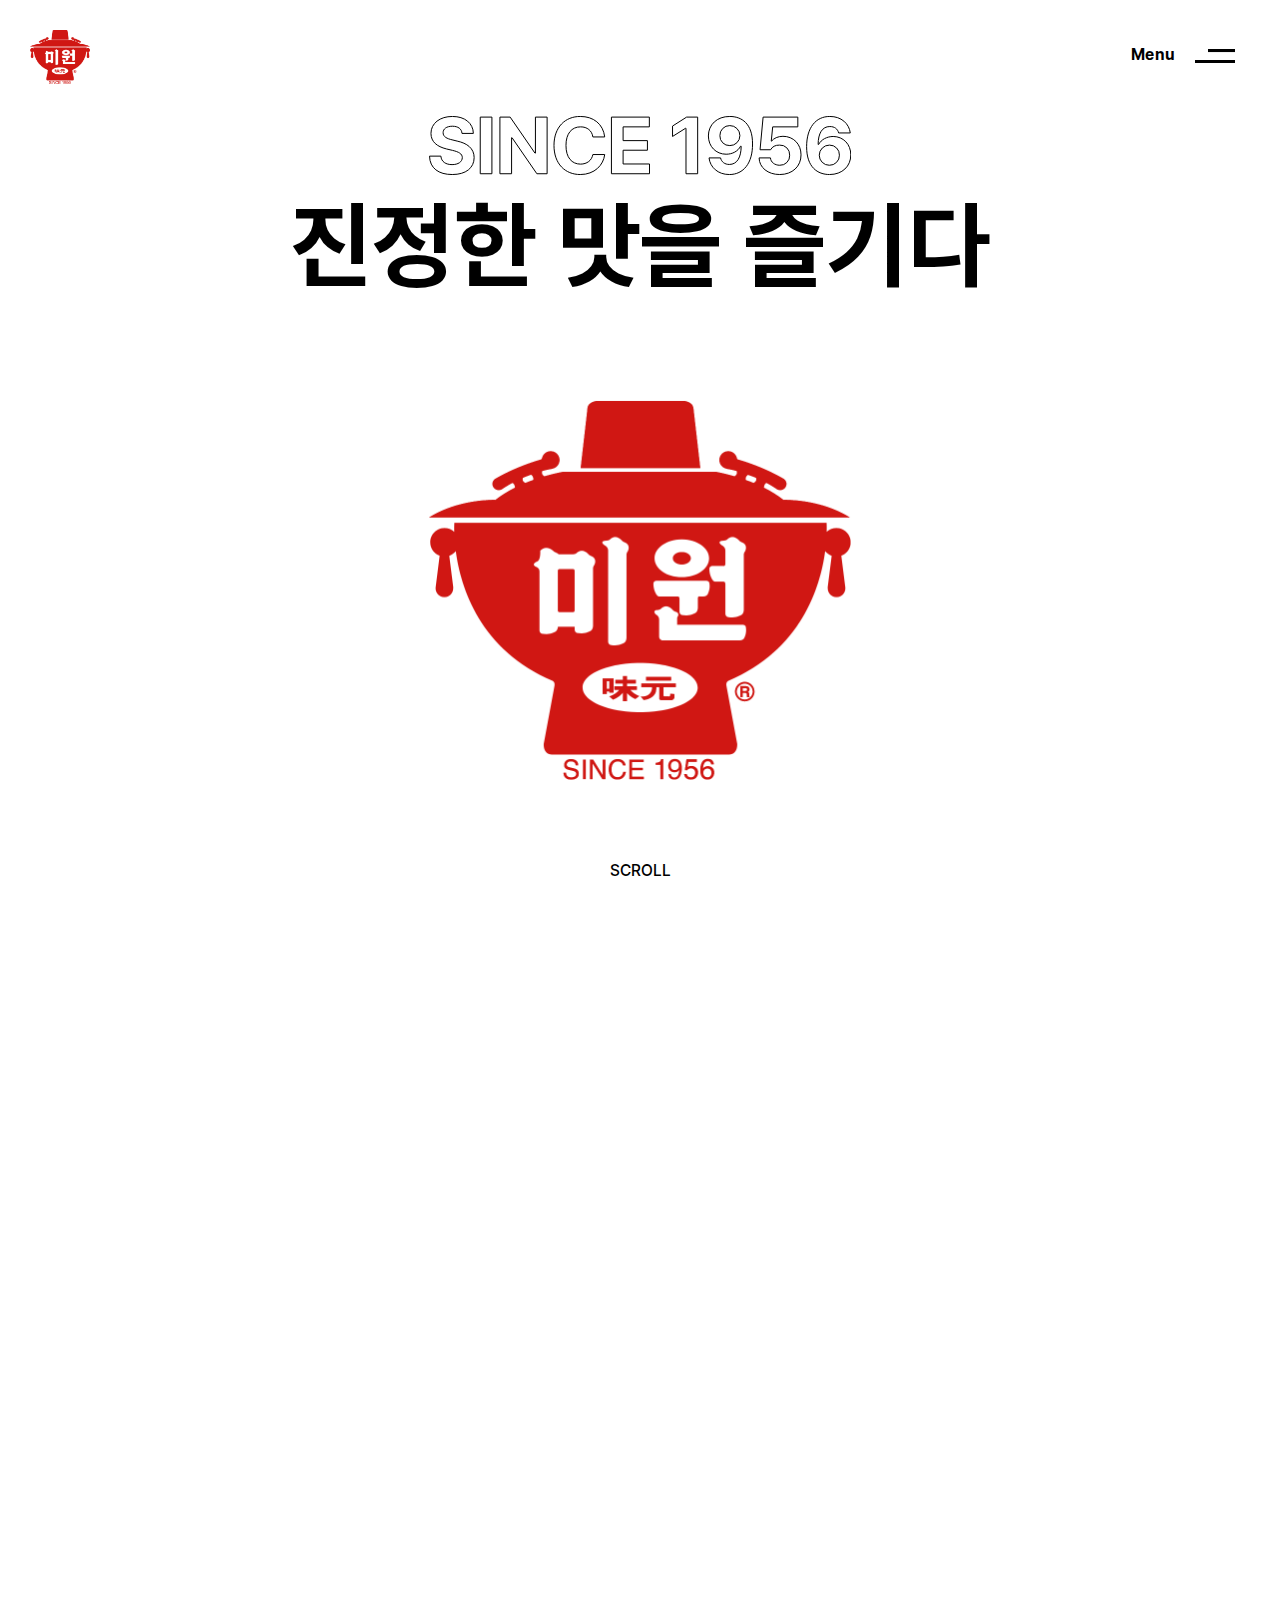
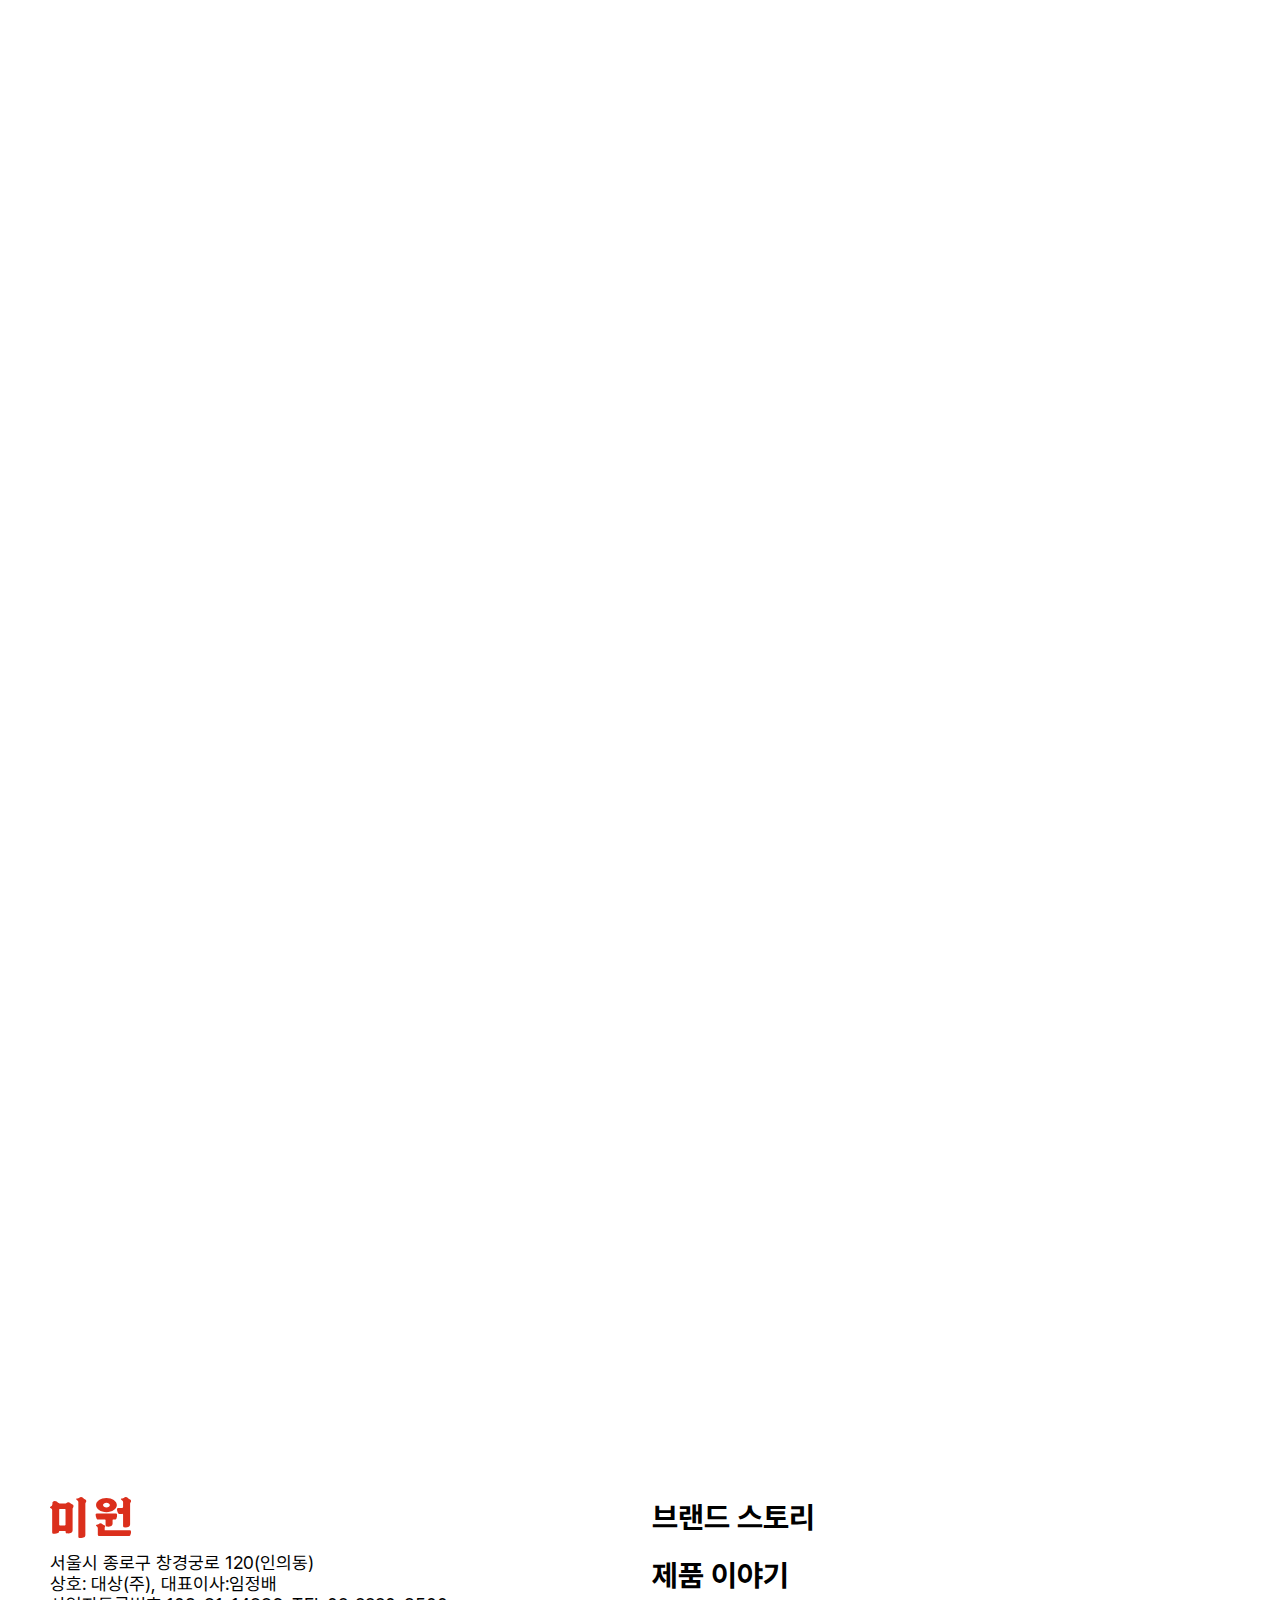
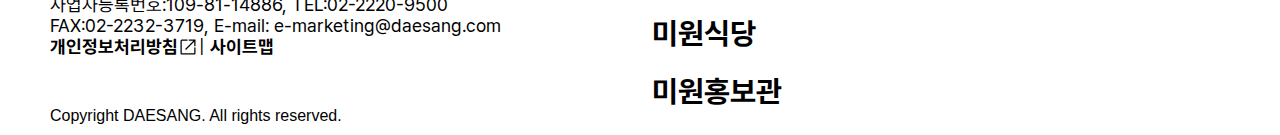
<file: index.html>
<!DOCTYPE html>
<html lang="en">
  <head>
    <meta charset="UTF-8">
    <meta http-equiv="X-UA-Compatible" content="IE=edge">
    <meta name="viewport" content="width=device-width, initial-scale=1.0, maximum-scale=1, minimum-scale=1">    
    <link rel="stylesheet" href="https://cdn.jsdelivr.net/npm/swiper/swiper-bundle.min.css"><!--Swiper-->
    <link rel="stylesheet" href="./css/common.css">
    <link rel="stylesheet" href="./css/index.css">
    <link rel="stylesheet" href="./css/index_media.css">
    <link rel="stylesheet" href="./inc.html">
    <link rel="preconnect" href="https://fonts.googleapis.com">
    <link rel="preconnect" href="https://fonts.gstatic.com" crossorigin>
    <link rel="stylesheet" href="https://fonts.googleapis.com/css2?family=Montserrat&display=swap">
    <script src="https://cdn.jsdelivr.net/npm/swiper/swiper-bundle.min.js"></script><!--Swiper-->
    <script src="https://ajax.googleapis.com/ajax/libs/jquery/3.6.1/jquery.min.js"></script>
    <script defer src="./css/index.js"></script>
    <script src="./css/swiper.js"></script>
    
    <title>MIWON</title>
  </head>

  <body>
    <main>
        <div class="main-banner">
          <div class="sub-banner">
            <div class="whole-banner">
            <ul>
              <li>
                <a href="#">
                  <svg
                    class="MainBannerSub-svg"
                    xmlns="http://www.w3.org/2000/svg"
                    width="422.294"
                    height="59.081"
                    viewBox="0 0 422.294 59.081"
                    
                  >
                    <path
                      id="16628"
                      d="M-178.56-40.32h11.36c-.16-10.08-8.4-17.04-20.96-16.96-12.32-.08-21.44,6.8-21.44,16.96.08,8.4,5.92,13.12,15.52,15.52l6.08,1.44c6.24,1.52,9.68,3.36,9.76,7.2-.08,4.24-4.08,7.04-10.24,7.04-6.24,0-10.72-2.8-11.2-8.48h-11.36C-210.72-5.52-202,.8-188.32.8c13.76,0,21.84-6.64,21.92-16.96-.08-9.44-7.28-14.4-16.96-16.48l-5.12-1.28c-4.88-1.12-9.12-2.96-8.96-7.2,0-3.68,3.28-6.4,9.28-6.4C-182.48-47.52-178.88-44.88-178.56-40.32Zm29.92-16.32h-11.68V0h11.68Zm55.2,0h-11.68v36h-.48l-24.8-36h-10.24V0h11.68V-36h.48l24.8,36h10.24ZM-47.68-36.8h11.84C-37.36-49.84-47.2-57.36-60.32-57.28c-14.88-.08-26.24,10.56-26.24,28.96C-86.56-9.84-75.36.8-60.32.8c14.48,0,23.2-9.52,24.48-20H-47.68C-48.8-13.2-53.6-9.68-60-9.6c-8.72-.08-14.64-6.48-14.56-18.72C-74.64-40.16-68.8-46.96-60-46.88-53.44-46.96-48.56-43.12-47.68-36.8ZM-29.12,0H8.96V-9.76h-26.4V-23.52H6.88v-9.6H-17.44V-46.88H8.8v-9.76H-29.12ZM57.12-56.64H46.08L32-47.68v10.4l12.96-8.16h.48V0H57.12Zm32.16-.64c-12.8-.08-21.44,8.16-21.44,19.52.08,10.56,7.6,18.24,17.76,18.24,6.24,0,11.84-2.96,14.4-8h.64C100.56-16.24,96.48-9.28,88.8-9.28c-4.56,0-7.84-2.48-8.8-6.56H68.48C69.6-6.4,77.36.8,88.8.8c14.16,0,23.28-11.36,23.2-30.56C112.08-50.32,100.96-57.28,89.28-57.28Zm-9.92,19.2a9.756,9.756,0,0,1,9.92-10.08A10.036,10.036,0,0,1,99.36-38.08a9.954,9.954,0,0,1-10.08,9.92A9.536,9.536,0,0,1,79.36-38.08ZM139.2.8c12.64,0,21.36-8.16,21.28-19.68.08-10.8-7.68-18.56-18.08-18.56-4.96,0-9.2,2-11.36,4.8h-.32l1.44-14.24h25.12v-9.76H122.56L119.52-24h10.56c1.68-3.12,4.64-4.72,8.96-4.64a9.574,9.574,0,0,1,10.08,10.08A9.533,9.533,0,0,1,139.2-8.48c-4.96,0-9.04-3.04-9.28-7.36H118.56C118.72-6.16,127.36.8,139.2.8Zm49.76,0c12.72,0,21.36-8.24,21.28-19.68.08-10.64-7.52-18.32-17.6-18.4-6.32.08-11.92,3.04-14.56,8h-.48c0-11.04,4.08-18,11.68-17.92,4.64-.08,7.92,2.4,8.8,6.4h11.68c-1.2-9.36-9.04-16.56-20.48-16.48-14.08-.08-23.2,11.28-23.2,30.24C166.08-6.24,177.2.72,188.96.8ZM178.72-18.56a10.175,10.175,0,0,1,10.24-10.08,9.758,9.758,0,0,1,9.92,10.08A9.843,9.843,0,0,1,188.8-8.48,10.038,10.038,0,0,1,178.72-18.56Z"
                      transform="translate(211.553 57.781)"
                      fill="none"
                      stroke="#000"
                      stroke-width="1"
                      
                    ></path>
                  </svg>
                </a>
                <h2 class="main-text">진정한 맛을 즐기다</h2>
              </li>
            </ul>
            <div class="banner-img">
              <img src="./image/front-logoBasic.png" alt="메인로고" />
            </div>
            </div>
            <a href="#">SCROLL</a>
          </div>
          <!--sub-banner--------------------------------------------------------------------------->
  
          <div class="campain-container " >
            <div class="campain-left ">
              <h3>Campain</h3>
              <span>
                <ul>
                  <li>
                    <div class="btn-swiper">
                      <button href="#" class="swiper-button-prev2">
                        <img src="./image/ico_slide_prev.svg" alt="이전">
                      </button>
          
                      <button href="#" class="swiper-button-next2">
                        <img src="./image/ico_slide_next.svg" alt="다음">
                      </button>
                    </div>
    
                  </li>
                </ul>
              </span>
            </div><!--campain-left ----------->

            <div class="campain-right swiper">
              <ul class="swiper-wrapper">
              <li href="#" class="swiper-slide">
                <img src="./image/maxresdefault (1).jpg" alt="">
                <div>
                  <p class="campain-left-box">
                    [미원의 새로운 서사] 모든 음식에<br>
                        어울리는 게 죄는 아니잖아?
                      </p>
                      <span class="campain-right-box">
                        #미원광고 #김지석 #미원
                      </span>
                    </div>
                </li>

                  <li href="#" class="swiper-slide">
                    <img src="./image/maxresdefault-1.jpg" alt="">
                    <div>
                      <p class="campain-left-box">
                        [미원] 맛의 조연으로 66년... 이제 흑화할 때도 되었지
                      </p>
                      <span class="campain-right-box">
                        #미원광고 #미원 #66년
                      </span>
                    </div>
                </li>

                <li href="#" class="swiper-slide">
                  <img src="./image/maxresdefault-1 (1).jpg" alt="">
                  <div>
                    <p class="campain-left-box">
                      감칠맛을 넘어 이젠 감성샷도 살리는 미원
                    </p>
                    <span class="campain-right-box">
                      #미원광고 #감칠맛내는조연 #미원
                    </span>
                  </div>
                </li>
                
                <li href="#" class="swiper-slide">
                  <img src="./image/maxresdefault.jpg" alt="">
                  <div>
                    <p class="campain-left-box">
                      [눈물주의] 65년째 감칠맛 담당인'미원'의 서사(with 슈...
                    </p>
                    <span class="campain-right-box">
                      #미원광고 #감칠맛내는조연 #미원
                    </span>
                  </div>
                </li>

              </ul>
            </div>
          </div>
          <!--campain-banner------------------------------------------------------->
  
          <div class="product-container">
            <div class="product-left">
              <h4>Product</h4>
              <p>미원의 제품</p>
              <h5 class="txt">발효미원</h5>
              <button class="btn">More</button>
            </div>
            
            <div class=" product-right swiper">
              <ul class="swiper-wrapper">

                <li href="#" class="swiper-slide">
                  <img src="./image/prdt_center.jpg" alt=""
                /></li>
              
                <li href="#" class="swiper-slide"
                  ><img src="./image/prdt_last.jpg" alt=""
                /></li>
                 
                <li href="#" class="swiper-slide"
                ><img src="./image/prdt_005.jpg" alt=""
                /></li>
                
                <li href="#" class="swiper-slide"
                ><img src="./image/prdt_salt.jpg" alt=""
                /></li>
                
                <li href="#" class="swiper-slide"
                ><img src="./image/prdt_003.jpg" alt=""
                /></li>
                
                <li href="#" class="swiper-slide"
                ><img src="./image/prdt_004.jpg" alt=""
                /></li>
                
                <li href="#" class="swiper-slide"
                ><img src="./image/prdt_002.jpg" alt=""
                /></li>

                <li href="#" class="swiper-slide"
                ><img src="./image/prdt_first.jpg" alt=""
                /></li>

              </ul>
              
              <div class="btn-swiper">
                <button class="swiper-button-next"></button>
                <button class="swiper-button-prev"></button>
              </div>

            </div><!--product-right swiper-->
          </div>
          <!--product-banner------------------------------------------------------->
  
          <div class="news-sns">
            <div class="news-container">

              <div class="news-left swiper">
                <p>News</p>
                <ul class="swiper-wrapper">
                  <li class="swiper-slide">
                    <img src="./image/news-img.png" alt="">
                  </li>
                  <li class="swiper-slide">
                    <img src="./image/logo.svg" alt="">
                  </li>
                </ul>


              </div>
  
              <div class="news-right">
                <span> 2021.08.02</span>
                <b class="txt2">"라면에 MSG좀 넣어주세요"...<br>
                  '미원라면' 인기</b>
                  <button class="btn">More</button>
                  <ul>
                    <li>

                      <div class="btn-swiper">
                        <button href="#" class="swiper-button-prev3">
                          <img src="./image/ico_slide_prev.svg" alt="이전">
                        </button>
            
                        <button href="#" class="swiper-button-next3">
                          <img src="./image/ico_slide_next.svg" alt="다음">
                        </button>
                      </div>
      

                    </li>
                  </ul>
                </div>
            </div><!--news-container---------------------------------------------------->
  
            <div class="sns-container">
              <div class="sns-header">
                <p>SNS</p>
              </div>
              <div class="sns-mainbox">
                <ul>
                  <li>
                    <a href="#"><img src="./image/sns-container-1.jpg" alt=""></a>
                    <a href="#"><img src="./image/sns-container-2.jpg" alt=""></a>
                  </li>
                </ul>
            </div>
            </div>
          </div><!--news-sns---------------------------------------------------------------->
      </main><!--main------------------------------------------------------------------->
</body>  
</html>
</file>
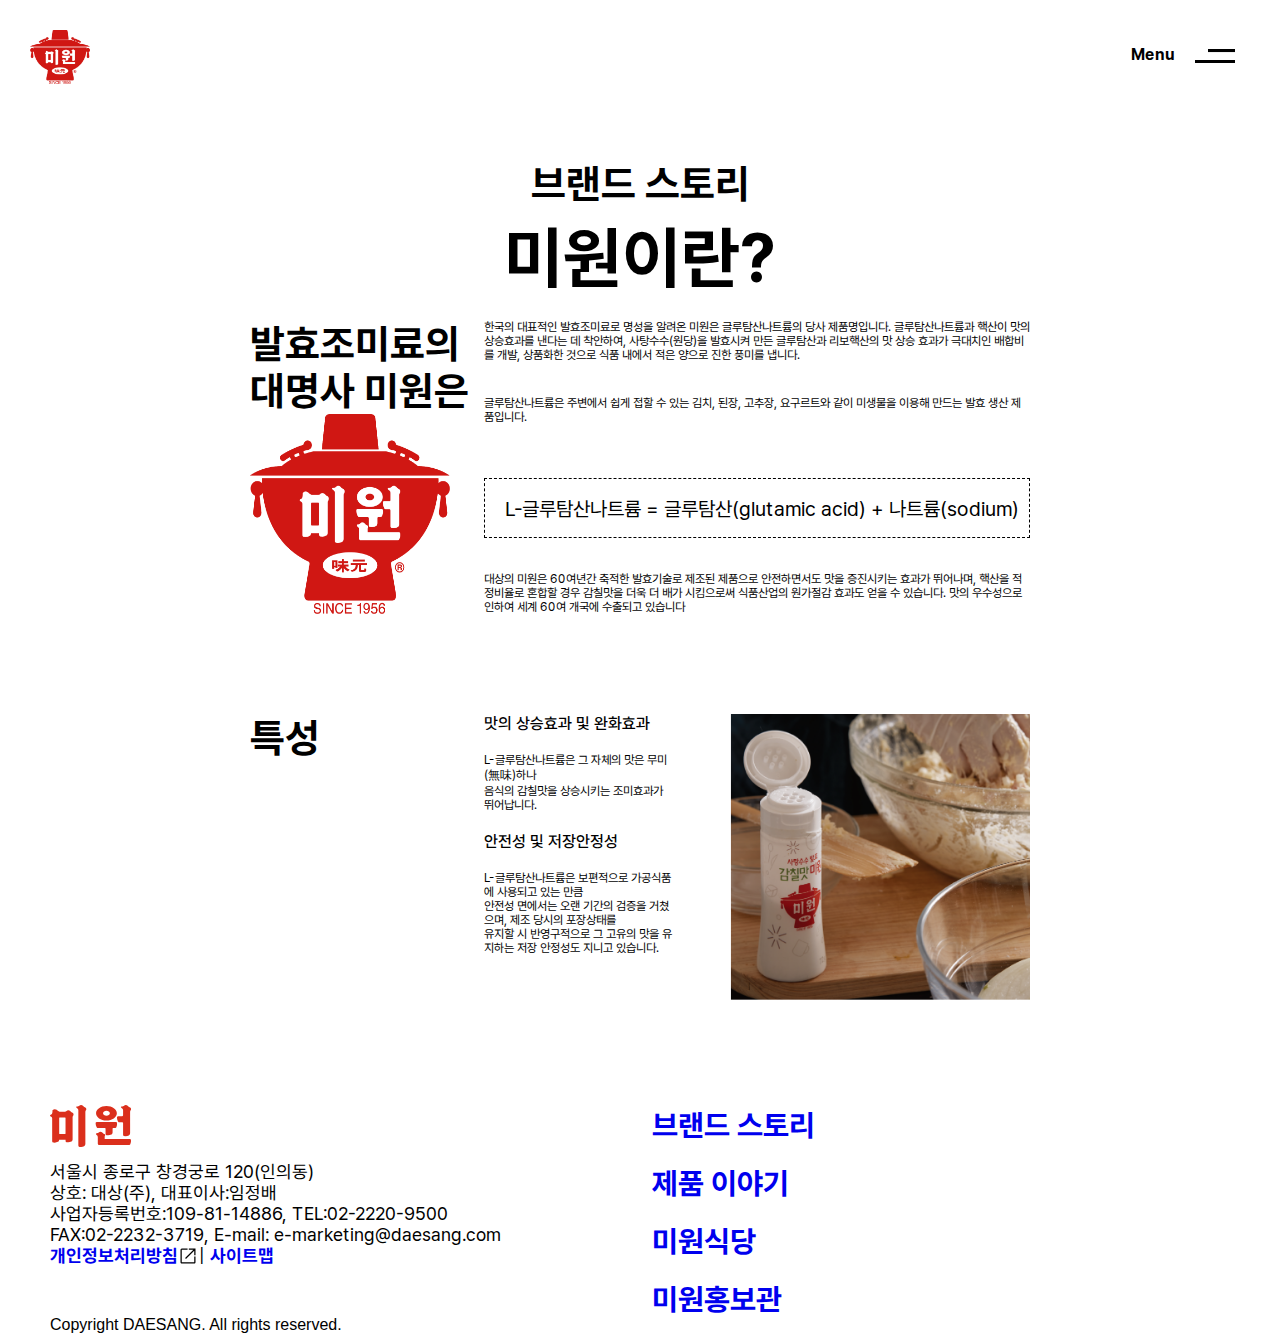
<file: sub1.html>
<!DOCTYPE html>
<html lang="en">
<head>
    <meta charset="UTF-8">
    <meta http-equiv="X-UA-Compatible" content="IE=edge">
    <meta name="viewport" content="width=device-width, initial-scale=1.0">
    <link rel="stylesheet" href="./css/sub1.css">
    <link rel="stylesheet" href="./css/common.css">
    <link rel="stylesheet" href="./css/sub1_media.css">
    <link rel="preconnect" href="https://fonts.googleapis.com">
    <link rel="preconnect" href="https://fonts.gstatic.com" crossorigin>
    <link rel="stylesheet" href="https://fonts.googleapis.com/css2?family=Montserrat&display=swap">
    <script src="https://ajax.googleapis.com/ajax/libs/jquery/3.6.1/jquery.min.js"></script>
    <script defer src="./css/index.js"></script>

    <title> 브랜드 스토리 </title>
    </head>
    
<body>
<main>
    <div class="brand">
      <div class="brand-story">
        <h2>브랜드 스토리 </h2>
        <span>미원이란?</span>
    </div>
    
    <div class="top-banner">
    <article class="top-left">
      <img src="./image/front-logoBasic.png" alt="">
      <p>발효조미료의 대명사 미원은</p>
    </article>
    <article class="top-right">
      <p class="one">한국의 대표적인 발효조미료로 명성을 알려온 미원은 글루탐산나트륨의 당사
      제품명입니다. 글루탐산나트륨과 핵산이 맛의 상승효과를 낸다는 데 착안하여,
    사탕수수(원당)을 발효시켜 만든 글루탐산과 리보핵산의 맛 상승 효과가 극대치인
    배합비를 개발, 상품화한 것으로 식품 내에서 적은 양으로 진한 풍미를 냅니다.
  </p>

  <p class="two">
    글루탐산나트륨은 주변에서 쉽게 접할 수 있는 김치, 된장, 고추장, 요구르트와
    같이 미생물을 이용해 만드는 발효 생산 제품입니다.
  </p>

  <div class="three-box">
    L-글루탐산나트륨 = 글루탐산(glutamic acid) + 나트륨(sodium)
  </div>

  <p class="four">
    대상의 미원은 60여년간 축적한 발효기술로 제조된 제품으로 안전하면서도 맛을 증진시키는 효과가 뛰어나며, 
    핵산을 적정비율로 혼합할 경우 감칠맛을 더욱 더 배가 시킴으로써 
    식품산업의 원가절감 효과도 얻을 수 있습니다. 
    맛의 우수성으로 인하여 세계 60여 개국에 수출되고 있습니다
  </p>

    </article>
  </div><!--top banner---->

  <div class="low-banner">
    <article class="low-left">
      <p>특성</p>
    </article>
    <article class="low-right">
      <div class="low-space">
        <div class="low-fun">
      <h3>맛의 상승효과 및 완화효과</h3>
      <p>L-글루탐산나트륨은 그 자체의 맛은 무미(無味)하나<br>
        음식의 감칠맛을 상승시키는 조미효과가 뛰어납니다.</p>
      
        <h4>안전성 및 저장안정성</h4>
        <p>L-글루탐산나트륨은 보편적으로 가공식품에 사용되고 
          있는 만큼 <br>안전성 면에서는 오랜 기간의 검증을 거쳤으며, 
          제조 당시의 포장상태를 <br>유지할 시 반영구적으로 
          그 고유의 맛을 유지하는 저장 안정성도 지니고 있습니다.</p>
          </div>
          <div class="low-img">
            <img src="./image/miwon-info-img.png" alt="">
          </div>
        </div>
    </article>
  </div>
</div>
  </main><!--main//--------------------------------->
  </body>
</html>
</file>
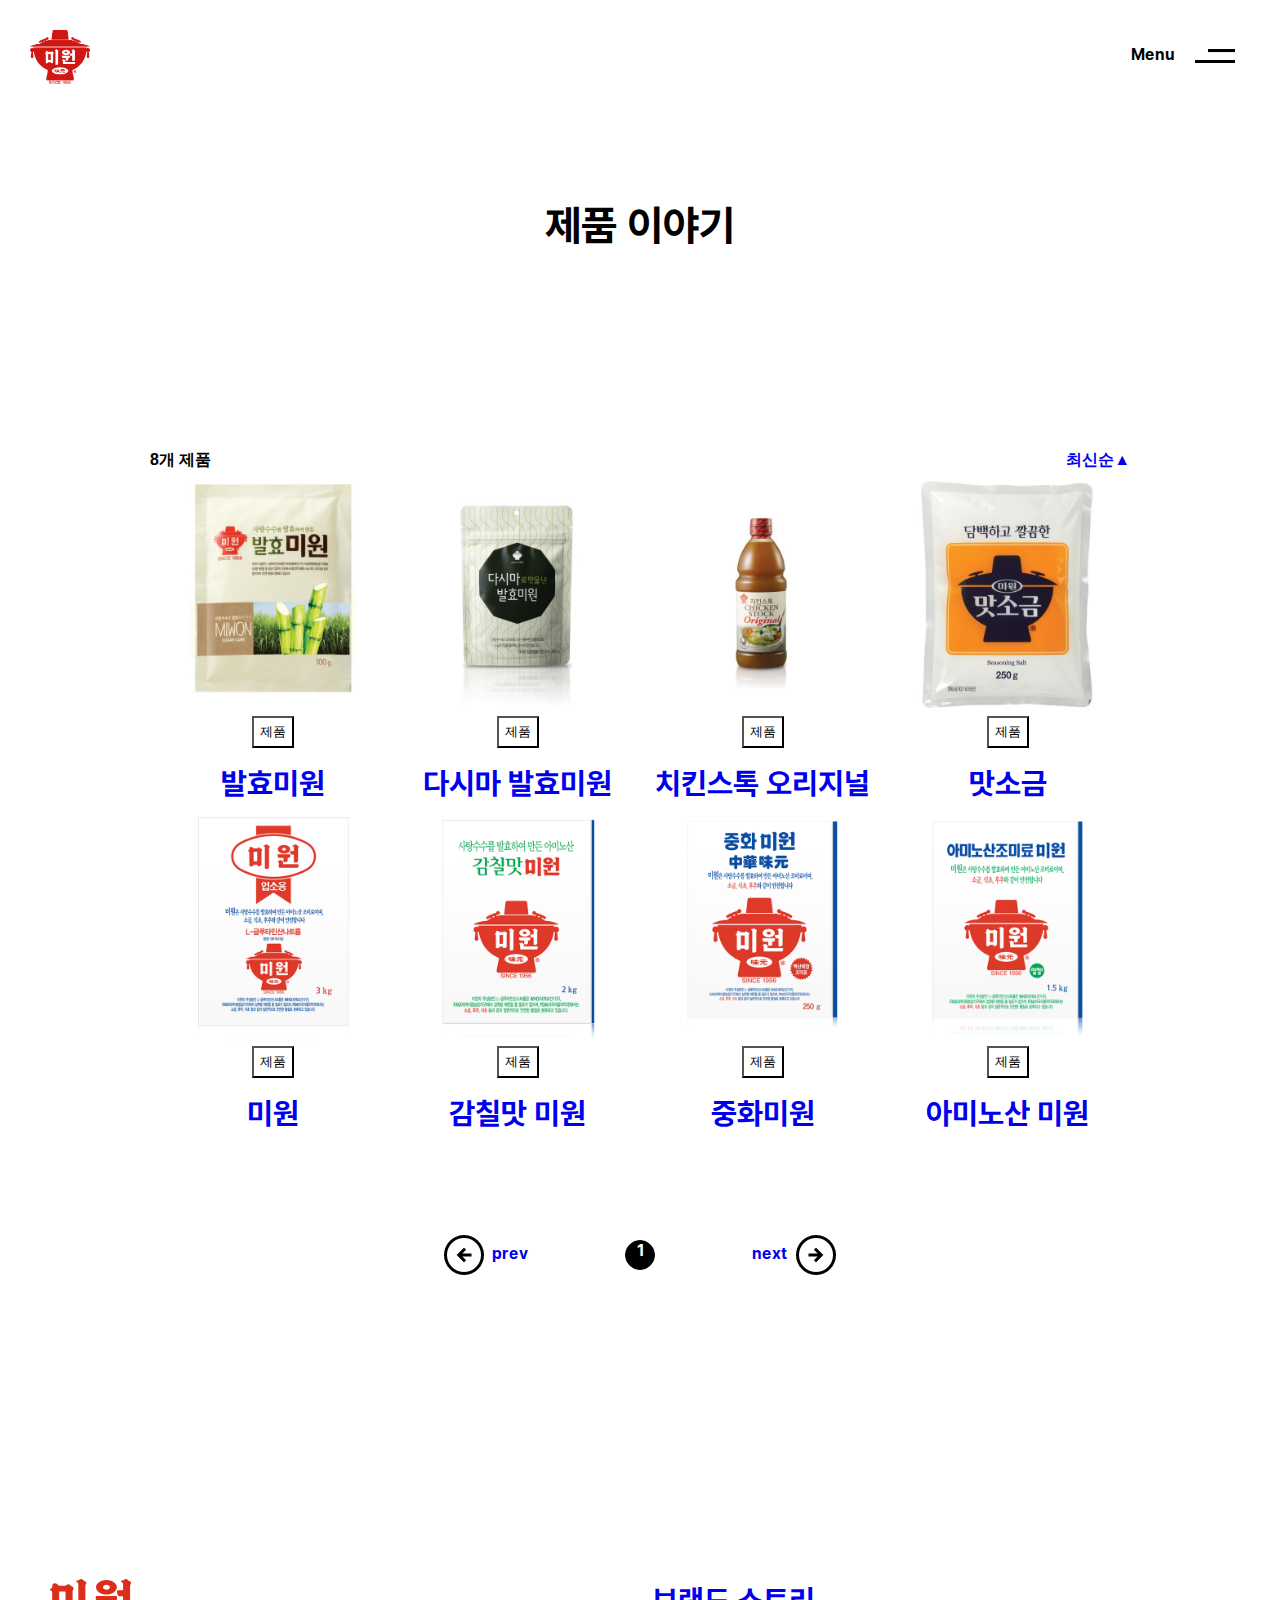
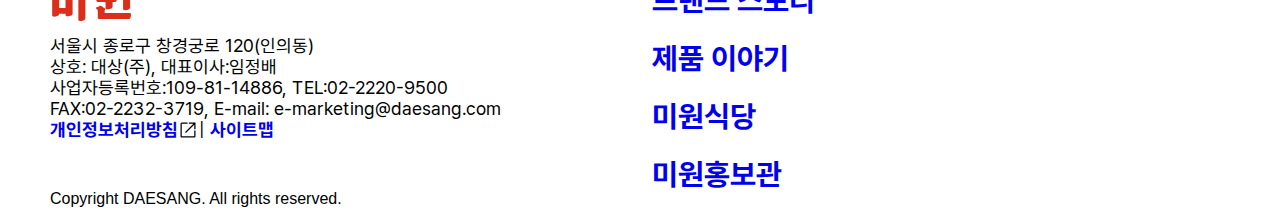
<file: sub2.html>
<!DOCTYPE html>
<html lang="en">
  <head>
    <meta charset="UTF-8" />
    <meta http-equiv="X-UA-Compatible" content="IE=edge" />
    <meta name="viewport" content="width=device-width, initial-scale=1.0" />
    <link rel="stylesheet" href="./css/sub2.css" />
    <link rel="stylesheet" href="./css/common.css" />
    <link rel="stylesheet" href="./css/sub2_media.css">
    <link rel="preconnect" href="https://fonts.googleapis.com" />
    <link rel="preconnect" href="https://fonts.gstatic.com" crossorigin />
    <link rel="stylesheet" href="https://fonts.googleapis.com/css2?family=Montserrat&display=swap"/>
    <script src="https://ajax.googleapis.com/ajax/libs/jquery/3.6.1/jquery.min.js"></script>
    <script defer src="./css/index.js"></script>

    <title>제품 이야기</title>
    </head>
    <body>
      <main class="sub2-story">
        <section class="sub2-header">제품 이야기</section>
        <div class="big-box">
          <div class="many-box">
            <div class="box-header">
              <span>8개 제품</span>
              <a href="#">최신순</a>
            </div>
            <section class="imgbox01">
              <ul>
                <li>
                  <a href="#">
                    <img src="./image/prdt_center.jpg" alt="">
                      <button>제품</button><br>
                      <p>발효미원</p>
                  </a>
                  <a href="#">
                    <img src="./image/prdt_last.jpg" alt="">
                      <button>제품</button><br>
                      <p>다시마 발효미원</p>
                  </a>
                  <a href="#">
                    <img src="./image/prdt_005.jpg" alt="">
                      <button>제품</button><br>
                      <p>치킨스톡 오리지널</p>
                  </a>
                  <a href="#">
                    <img src="./image/prdt_salt.jpg" alt="">
                      <button>제품</button><br>
                      <p>맛소금</p>
                  </a>
                </li>
              </ul>
            </section>
            <section class="imgbox02">
              <ul>
                <li>
                  <a href="#">
                    <img src="./image/prdt_003.jpg" alt="">
                      <button>제품</button><br>
                      <p>미원</p>
                  </a>
                  <a href="#">
                    <img src="./image/prdt_004.jpg" alt="">
                      <button>제품</button><br>
                      <p>감칠맛 미원</p>
                  </a>
                  <a href="#">
                    <img src="./image/prdt_002.jpg" alt="">
                      <button>제품</button><br>
                      <p>중화미원</p>
                  </a>
                  <a href="#">
                    <img src="./image/prdt_first.jpg" alt="">
                      <button>제품</button><br>
                      <p>아미노산 미원</p>
                  </a>
                </li>
              </ul>
            </section>
          </div>
          <!--many-box------------------------>
          <div class="icon">
            <ul>
              <li>
                <a href="#">
                  <img src="./image/arrow_circle_left.png" alt="" />
                    prev
                </a>
            </li>
                <div class="circle">1</div>
                <li>
                    <a href="#">
                        next 
                        <img src="./image/arrow_circle_right.png" alt="" />
                      </a>
                </li>
                
              
            </ul>
          </div>
        </div>
        <!--big-box-------------------------->
      </main>
      <!----------main//-------------->
    </body>
</html>
</file>
<file: css/common.css>
@charset "UTF-8";
@font-face {
  font-family: "bold";
  src: url(../font/Pretendard-Bold.woff2) format("woff2");
  font-weight: bold;
  font-style: normal;
  font-display: swap;
}
@font-face {
  font-family: "medium";
  src: url(../font/Pretendard-Medium.woff2) format("woff2");
  font-weight: 500;
  font-style: normal;
  font-display: swap;
}
@font-face {
  font-family: "regular";
  src: url(../font/Pretendard-Regular.woff2) format("woff2");
  font-weight: normal;
  font-style: normal;
  font-display: swap;
}
html,
body {
  margin: 0 auto;
  font-size: 16px;
  font-family: "Pretendard", "Noto Sans SC", "Noto Sans KR", Dotum, 돋움, Helvetica, "Apple SD Gothic Neo", sans-serif, "Montserrat";
  width: 100%;
  padding: 0 25px;
}

h1,
h2,
h3,
h4,
p,
figure {
  margin: 0;
}

ul,
li {
  list-style-type: none;
  margin: 0;
  padding: 0;
}

ul img,
li img {
  vertical-align: middle;
}

a {
  /* color: #fff; */
  text-decoration: none;
}

* {
  box-sizing: border-box;
}

a,
i,
em,
strong,
b,
code,
::after,
::before {
  display: inline-block;
}

header {
  max-width: 1920px;
  height: 114px;
  background-color: #fff;
  position: fixed;
  z-index: 9999;
  top: 0;
  left: 0;
  right: 0;
  padding: 30px;
  margin: 0 auto;
}
header .header-box {
  max-width: 1920px;
  width: 100%;
  position: relative;
  align-items: center;
  margin: 0 auto;
}
header .header-box .header-top-container {
  display: flex;
  justify-content: space-between;
  top: 50%;
}
header .header-box .header-top-container .img-box ul > li > a > img {
  width: 60px;
  height: 54px;
}
header .header-box .header-top-container .menu-box ul > li > a {
  font-family: "bold";
  font-size: 16px;
  color: black;
  padding: 15px;
}
header .header-box .header-top-container .menu-box ul > li > a img {
  padding-left: 20px;
}
header .header-box .header-top-container .menu {
  position: fixed;
  background-color: #fff;
  top: 0;
  right: 0;
  bottom: 0;
  transition: 1s;
  width: 100%;
  right: -100%;
  margin-left: 30px;
}
header .header-box .header-top-container .menu img {
  width: 40px;
  height: 40px;
}
header .header-box .header-top-container .menu ul {
  font-size: 2rem;
  font-weight: bold;
  line-height: 3.8;
  text-align: center;
  align-items: center;
}
header .header-box .header-top-container .menu ul a {
  color: #000;
  font-weight: bold;
  margin-left: 30px;
}
header .header-box .header-top-container .menu.fade {
  transition: 1s;
  transform: translateX(-100%);
}

.footer-container {
  width: 100%;
  display: flex;
  justify-content: space-between;
  margin: 0 auto;
  padding-top: 100px;
  align-items: center;
}
.footer-container .footer-left {
  width: 49%;
  margin-bottom: 10px;
}
.footer-container img {
  margin-bottom: 10px;
}
.footer-container span {
  font-family: "regular";
  font-size: 18px;
  margin-top: 2px;
}
.footer-container span a {
  font-family: "bold";
}
.footer-container span a > img {
  width: 20px;
  height: 20px;
  text-align: center;
  align-items: center;
  margin: -4px;
}
.footer-container p {
  margin-top: 50px;
}
.footer-container .footer-right {
  width: 49%;
}
.footer-container .footer-right ul > li > a {
  display: flex;
  flex-direction: column;
  justify-content: space-between;
  font-size: 30px;
  font-family: "bold";
  margin-bottom: 20px;
}
.footer-container .footer-right ul > li > a.on {
  content: "";
  display: block;
  border-bottom: solid 3px #ea2129;
}
.footer-container .footer-right ul > li > a:after {
  content: "";
  display: block;
  border-bottom: solid 3px #ea2129;
  transform: scaleX(0);
}
.footer-container .footer-right ul > li > a:hover:after {
  transform: scaleX(0);
  display: inline-block;
}
@media screen and (min-width: 500px) and (max-width: 767px) {
  .footer-container {
    padding-top: 0;
  }
  .footer-container span {
    font-size: 0.7rem;
    word-break: keep-all;
  }
  .footer-container .footer-right {
    width: 50%;
    height: 30vh;
    display: flex;
    flex-direction: column;
    align-items: center;
  }
  .footer-container .footer-right ul > li > a {
    font-size: 1.5rem;
    margin-bottom: 0;
    line-height: 1.6;
  }
}
@media screen and (min-width: 290px) and (max-width: 499px) {
  .footer-container {
    padding-top: 0;
    position: relative;
  }
  .footer-container span {
    font-size: 0.7rem;
    word-break: keep-all;
  }
  .footer-container .footer-left {
    width: 50%;
  }
  .footer-container .footer-left p {
    display: none;
  }
  .footer-container .footer-right {
    width: 50%;
    height: auto;
    display: flex;
    flex-direction: column;
    align-items: center;
    position: absolute;
    top: 0;
    bottom: 100%;
    left: 100%;
    transform: translate(-50%, -100%);
  }
  .footer-container .footer-right ul > li > a {
    font-size: 1rem;
    margin-bottom: 0;
    line-height: 1.6;
  }
}

/*# sourceMappingURL=common.css.map *//*# sourceMappingURL=common.css.map */
</file>
<file: css/index.css>
@charset "UTF-8";
@font-face {
  font-family: "bold";
  src: url(../font/Pretendard-Bold.woff2) format("woff2");
  font-weight: bold;
  font-style: normal;
  font-display: swap;
}
@font-face {
  font-family: "medium";
  src: url(../font/Pretendard-Medium.woff2) format("woff2");
  font-weight: 500;
  font-style: normal;
  font-display: swap;
}
@font-face {
  font-family: "regular";
  src: url(../font/Pretendard-Regular.woff2) format("woff2");
  font-weight: normal;
  font-style: normal;
  font-display: swap;
}
@-webkit-keyframes textup {
  from {
    transform: translateY(50%);
    opacity: 0;
  }
  to {
    transform: translateY(0%);
    opacity: 1;
  }
}
@keyframes textup {
  from {
    transform: translateY(50%);
    opacity: 0;
  }
  to {
    transform: translateY(0%);
    opacity: 1;
  }
}
html,
body {
  margin: 0 auto;
  font-size: 16px;
  font-family: "Pretendard", "Noto Sans SC", "Noto Sans KR", Dotum, 돋움, Helvetica, "Apple SD Gothic Neo", sans-serif, "Montserrat";
  width: 100%;
  padding: 0 25px;
}

h1,
h2,
h3,
h4,
p,
figure {
  margin: 0;
}

ul,
li {
  list-style-type: none;
  margin: 0;
  padding: 0;
}

ul img,
li img {
  vertical-align: middle;
}

a {
  color: #000;
  text-decoration: none;
}

* {
  box-sizing: border-box;
}

a,
i,
em,
strong,
b,
code,
::after,
::before {
  display: inline-block;
}

.main-banner {
  width: 100%;
  margin: 0 auto;
}
.main-banner .sub-banner {
  max-width: 100%;
  height: 100vh;
  text-align: center;
  display: flex;
  flex-direction: column;
  justify-content: center;
  padding-top: 120px;
  position: relative;
}
.main-banner .sub-banner > a:nth-of-type(1) {
  position: absolute;
  bottom: 20px;
  left: 50%;
  transform: translateX(-50%);
  font-size: 16px;
  line-height: 1.2em;
  color: #000;
  font-weight: 500;
  font-family: medium;
}
.main-banner .sub-banner .whole-banner {
  text-align: center;
  align-items: center;
  position: absolute;
  top: 50%;
  left: 0;
  right: 0;
  transform: translateY(-50%);
}
.main-banner .sub-banner .whole-banner .main-text {
  color: #000;
  display: block;
  font-size: 95px;
  font-weight: 500;
  font-family: "bold";
  padding-top: 10px;
}
.main-banner .sub-banner .whole-banner .banner-img {
  max-width: 100%;
  text-align: center;
}
.main-banner .sub-banner .whole-banner .banner-img img {
  width: 422px;
  height: 379px;
  align-items: center;
  margin-top: 100px;
}
.main-banner .campain-container {
  max-width: 100%;
  border-top: solid 4px #000;
  display: flex;
  justify-content: space-between;
  padding: 100px 0px 100px 0px;
  opacity: 0;
  transition: 1s;
  transform: translateY(50%);
}
.main-banner .campain-container.active {
  opacity: 1;
  transform: translateY(0%);
}
.main-banner .campain-container .campain-left {
  width: 33%;
  display: flex;
  flex-direction: column;
  justify-content: space-between;
  font-size: 30px;
  font-family: "bold";
}
.main-banner .campain-container .campain-left .swiper-slide {
  transition: 0.5s;
}
.main-banner .campain-container .campain-left .swiper-slide-active {
  transition: 0.5s;
}
.main-banner .campain-container .campain-left .btn-swiper {
  position: absolute;
  width: 10%;
  top: 85%;
}
.main-banner .campain-container .campain-left .btn-swiper img {
  width: 1.25rem;
}
.main-banner .campain-container .campain-left .btn-swiper .swiper-button-next2 {
  border: none;
  background-color: transparent;
  color: transparent;
  cursor: pointer;
}
.main-banner .campain-container .campain-left .btn-swiper .swiper-button-prev2 {
  border: none;
  background-color: transparent;
  color: transparent;
  cursor: pointer;
}
.main-banner .campain-container .campain-right {
  width: 66%;
  display: flex;
  flex-shrink: 1;
  overflow: hidden;
}
.main-banner .campain-container .campain-right ul > li img {
  width: 100%;
}
.main-banner .campain-container .campain-right div {
  display: flex;
  justify-content: space-between;
}
.main-banner .campain-container .campain-right div .campain-left-box {
  width: 60%;
  font-size: 55px;
  font-family: "bold";
  padding-top: 40px;
}
.main-banner .campain-container .campain-right div .campain-right-box {
  width: 40%;
  font-size: 32px;
  padding-top: 40px;
  text-align: end;
  font-family: "medium";
  color: black;
}
.main-banner .product-container {
  width: 100%;
  border-top: solid 4px #000;
  padding: 44px 0px 80px 0px;
  display: flex;
  justify-content: space-between;
  opacity: 0;
  transition: 1s;
  transform: translateY(50%);
}
.main-banner .product-container.active {
  opacity: 1;
  transform: translateY(0%);
}
.main-banner .product-container .product-left {
  width: 33%;
  display: flex;
  flex-direction: column;
  justify-content: start;
  font-size: 22px;
  font-family: "bold";
}
.main-banner .product-container .product-left h4 {
  font-size: 30px;
}
.main-banner .product-container .product-left p {
  font-size: 16px;
  font-family: "regular";
}
.main-banner .product-container .product-left h5 {
  font-size: 55px;
  font-family: "bold";
  -webkit-animation: textup 1.5s alternate;
          animation: textup 1.5s alternate;
}
.main-banner .product-container .product-left .btn {
  width: 50%;
  border: solid 1px #000;
  border-radius: 100% 100%;
  font-family: "bold";
  font-size: 18px;
  padding: 12px 32px;
  background: #fff;
}
.main-banner .product-container .product-left .btn:hover {
  background: #d5211b;
  color: #fff;
  border: none;
}
.main-banner .product-container .product-right {
  width: 100%;
  display: flex;
  flex-shrink: 1;
  padding: 100px 0px 100px 0px;
  overflow: hidden;
}
.main-banner .product-container .product-right ul > li img {
  width: 100%;
}
.main-banner .product-container .product-right .swiper-slide {
  transition: 0.5s;
  filter: grayscale(100%);
}
.main-banner .product-container .product-right .swiper-slide-active {
  transform: scale(1.4);
  transition: 0.5s;
  filter: grayscale(0%);
}
.main-banner .product-container .product-right .btn-swiper {
  position: absolute;
  width: 40%;
  left: 30%;
  top: 50%;
}
.main-banner .product-container .product-right .btn-swiper .swiper-button-next {
  color: red;
  border: none;
  background-color: transparent;
}
.main-banner .product-container .product-right .btn-swiper .swiper-button-prev {
  color: red;
  border: none;
  background-color: transparent;
}
.main-banner .news-sns {
  width: 100%;
  display: flex;
  justify-content: space-between;
  opacity: 0;
  transition: 1s;
  transform: translateY(50%);
}
.main-banner .news-sns.active {
  opacity: 1;
  transform: translateY(0%);
}
.main-banner .news-sns .news-container {
  width: 50%;
  border-top: solid 4px black;
  display: flex;
  justify-content: space-between;
  padding: 44px 0px 80px 0px;
}
.main-banner .news-sns .news-container .news-left {
  width: 50%;
  display: flex;
  flex-direction: column;
  flex-shrink: 1;
  justify-content: space-between;
  overflow: hidden;
}
.main-banner .news-sns .news-container .news-left p {
  font-family: "bold";
  font-size: 30px;
}
.main-banner .news-sns .news-container .news-left img {
  width: 100%;
}
.main-banner .news-sns .news-container .news-right {
  width: 50%;
  display: flex;
  flex-direction: column;
  padding-top: 60px;
  align-items: start;
}
.main-banner .news-sns .news-container .news-right .swiper-slide {
  transition: 0.5s;
}
.main-banner .news-sns .news-container .news-right .swiper-slide-active {
  transition: 0.5s;
}
.main-banner .news-sns .news-container .news-right .btn-swiper {
  position: absolute;
  left: 25%;
  top: 90%;
}
.main-banner .news-sns .news-container .news-right .btn-swiper img {
  width: 1.875rem;
}
.main-banner .news-sns .news-container .news-right .btn-swiper .swiper-button-next3 {
  border: none;
  background-color: transparent;
  cursor: pointer;
}
.main-banner .news-sns .news-container .news-right .btn-swiper .swiper-button-prev3 {
  border: none;
  background-color: transparent;
  cursor: pointer;
}
.main-banner .news-sns .news-container .news-right span {
  margin: 20px 0 18px;
  font-size: 18px;
  font-family: "regular";
  font-weight: 400;
}
.main-banner .news-sns .news-container .news-right b {
  font-size: 45px;
  font-family: "bold";
  font-weight: 700;
  text-align: start;
  padding-bottom: 40px;
}
.main-banner .news-sns .news-container .news-right .btn {
  border: solid 1px #000;
  border-radius: 100% 100%;
  font-family: "bold";
  font-size: 18px;
  padding: 12px 32px;
  background: #fff;
}
.main-banner .news-sns .news-container .news-right .btn:hover {
  background: #d5211b;
  color: #fff;
  border: none;
}
.main-banner .news-sns .sns-container {
  border-top: solid 3px black;
  width: 49%;
  padding: 44px 0px 80px 0px;
}
.main-banner .news-sns .sns-container .sns-header {
  width: 100%;
  font-size: 30px;
  font-family: "bold";
  font-weight: 700;
}
.main-banner .news-sns .sns-container .sns-mainbox {
  width: 100%;
  padding: 30px;
}
.main-banner .news-sns .sns-container .sns-mainbox ul > li {
  display: flex;
  justify-content: space-between;
}
.main-banner .news-sns .sns-container .sns-mainbox ul > li > a {
  width: 49%;
}
.main-banner .news-sns .sns-container .sns-mainbox ul > li > a > img {
  width: 100%;
}/*# sourceMappingURL=index.css.map */
</file>
<file: css/index_media.css>
@media screen and (min-width: 768px) and (max-width: 1024px) {
  .main-banner {
    /* -----------------------product -------------*/
  }
  .main-banner .sub-banner .whole-banner .main-text {
    font-size: 4.375rem;
  }
  .main-banner .campain-container {
    display: flex;
    flex-direction: column;
  }
  .main-banner .campain-container .campain-left {
    width: 100%;
    display: flex;
    flex-direction: row;
  }
  .main-banner .campain-container .campain-left .btn-swiper {
    width: 100%;
    top: 85%;
    left: 85%;
  }
  .main-banner .campain-container .campain-right {
    width: 100%;
  }
  .main-banner .campain-container .campain-right div {
    display: flex;
  }
  .main-banner .campain-container .campain-right div .campain-left-box {
    font-size: 30px;
  }
  .main-banner .campain-container .campain-right div .campain-right-box {
    font-size: 16px;
  }
  .main-banner .product-container {
    width: 100%;
  }
  .main-banner .product-container .product-left {
    font-size: 1.375rem;
  }
  .main-banner .product-container .product-left .btn {
    padding: 10px;
    width: 50%;
  }
  .main-banner .product-container .product-left h5 {
    font-size: 2.25rem;
  }
  .main-banner .product-container .product-right {
    padding: 250px 0 200px 0;
  }
  .main-banner .product-container .product-right .btn-swiper {
    position: absolute;
    width: 50%;
    left: 25%;
    top: 55%;
  }
  .main-banner .news-sns {
    display: flex;
    flex-wrap: wrap;
    justify-content: space-between;
  }
  .main-banner .news-sns .news-container {
    width: 100%;
  }
  .main-banner .news-sns .news-container .news-right {
    width: 50%;
  }
  .main-banner .news-sns .news-container .news-right .btn-swiper {
    position: absolute;
    width: 40%;
    left: 85%;
    top: 46%;
  }
  .main-banner .news-sns .news-container .news-right .btn-swiper img {
    width: 30px;
  }
  .main-banner .news-sns .sns-container {
    width: 100%;
  }
  .main-banner .news-sns .sns-container .sns-header {
    width: 100%;
  }
  .main-banner .news-sns .sns-container .sns-mainbox {
    width: 100%;
    padding: 30px;
  }
}
@media screen and (min-width: 500px) and (max-width: 767px) {
  .main-banner {
    /* -----------------------product -------------*/
  }
  .main-banner .sub-banner .whole-banner ul {
    width: 100%;
    height: 15vh;
  }
  .main-banner .sub-banner .whole-banner ul .main-text {
    font-size: 3.125rem;
  }
  .main-banner .sub-banner .whole-banner .banner-img {
    width: 100%;
  }
  .main-banner .sub-banner .whole-banner .banner-img img {
    width: 50%;
    height: 50%;
  }
  .main-banner .campain-container {
    display: flex;
    flex-direction: column;
  }
  .main-banner .campain-container .campain-left {
    width: 100%;
    display: flex;
    flex-direction: row;
  }
  .main-banner .campain-container .campain-left .btn-swiper {
    width: 100%;
    top: 85%;
    left: 85%;
  }
  .main-banner .campain-container .campain-right {
    width: 100%;
  }
  .main-banner .campain-container .campain-right div {
    display: flex;
  }
  .main-banner .campain-container .campain-right div .campain-left-box {
    font-size: 1rem;
  }
  .main-banner .campain-container .campain-right div .campain-right-box {
    font-size: 0.8rem;
  }
  .main-banner .product-container {
    width: 100%;
  }
  .main-banner .product-container .product-left {
    font-size: 1.375rem;
  }
  .main-banner .product-container .product-left .btn {
    padding: 10px;
    width: 80%;
  }
  .main-banner .product-container .product-left h5 {
    font-size: 1.25rem;
  }
  .main-banner .product-container .product-right {
    margin: 10% 0;
  }
  .main-banner .product-container .product-right .btn-swiper {
    display: none;
    position: absolute;
    width: 50%;
    left: 25%;
    top: 55%;
  }
  .main-banner .news-sns {
    display: flex;
    flex-wrap: wrap;
    justify-content: space-between;
  }
  .main-banner .news-sns .news-container {
    width: 100%;
  }
  .main-banner .news-sns .news-container .news-left li {
    display: flex;
    align-items: center;
  }
  .main-banner .news-sns .news-container .news-right {
    width: 50%;
  }
  .main-banner .news-sns .news-container .news-right b {
    font-size: 1.5rem;
    word-break: keep-all;
  }
  .main-banner .news-sns .news-container .news-right .btn-swiper {
    position: absolute;
    width: 40%;
    left: 85%;
    top: 50%;
    transform: translate(-15%, -50%);
  }
  .main-banner .news-sns .news-container .news-right .btn-swiper img {
    width: 30px;
  }
  .main-banner .news-sns .sns-container {
    width: 100%;
  }
  .main-banner .news-sns .sns-container .sns-header {
    width: 100%;
  }
  .main-banner .news-sns .sns-container .sns-mainbox {
    width: 100%;
    padding: 30px;
  }
}
@media screen and (min-width: 290px) and (max-width: 499px) {
  .main-banner {
    /* -----------------------product -------------*/
  }
  .main-banner .sub-banner .whole-banner ul {
    width: 100%;
    height: 15vh;
  }
  .main-banner .sub-banner .whole-banner ul .main-text {
    font-size: 3.125rem;
  }
  .main-banner .sub-banner .whole-banner ul svg {
    width: 100%;
  }
  .main-banner .sub-banner .whole-banner .banner-img {
    width: 100%;
  }
  .main-banner .sub-banner .whole-banner .banner-img img {
    width: 50%;
    height: 50%;
  }
  .main-banner .campain-container {
    display: flex;
    flex-direction: column;
  }
  .main-banner .campain-container .campain-left {
    width: 100%;
    display: flex;
    flex-direction: row;
  }
  .main-banner .campain-container .campain-left .btn-swiper {
    width: 100%;
    top: 85%;
    left: 85%;
  }
  .main-banner .campain-container .campain-right {
    width: 100%;
  }
  .main-banner .campain-container .campain-right div {
    display: flex;
  }
  .main-banner .campain-container .campain-right div .campain-left-box {
    font-size: 1rem;
  }
  .main-banner .campain-container .campain-right div .campain-right-box {
    font-size: 0.8rem;
  }
  .main-banner .product-container {
    width: 100%;
  }
  .main-banner .product-container .product-left {
    font-size: 0.75rem;
  }
  .main-banner .product-container .product-left p {
    font-size: 0.75rem;
  }
  .main-banner .product-container .product-left .btn {
    padding: 10px;
    width: 100%;
  }
  .main-banner .product-container .product-left h5 {
    font-size: 1rem;
  }
  .main-banner .product-container .product-right {
    margin: 10% 0;
  }
  .main-banner .product-container .product-right .btn-swiper {
    display: none;
    position: absolute;
    width: 50%;
    left: 25%;
    top: 55%;
  }
  .main-banner .news-sns {
    display: flex;
    flex-wrap: wrap;
    justify-content: space-between;
  }
  .main-banner .news-sns .news-container {
    width: 100%;
  }
  .main-banner .news-sns .news-container .news-left li {
    display: flex;
    align-items: center;
  }
  .main-banner .news-sns .news-container .news-right {
    width: 50%;
  }
  .main-banner .news-sns .news-container .news-right b {
    font-size: 1rem;
    word-break: keep-all;
  }
  .main-banner .news-sns .news-container .news-right .btn-swiper {
    position: absolute;
    width: 50%;
    left: 85%;
    top: 50%;
    transform: translate(-50%, 0%);
  }
  .main-banner .news-sns .news-container .news-right .btn-swiper img {
    width: 30px;
  }
  .main-banner .news-sns .sns-container {
    width: 100%;
  }
  .main-banner .news-sns .sns-container .sns-header {
    width: 100%;
  }
  .main-banner .news-sns .sns-container .sns-mainbox {
    width: 100%;
    padding: 30px;
  }
}/*# sourceMappingURL=index_media.css.map */
</file>
<file: css/sub1.css>
@font-face {
  font-family: "bold";
  src: url(../font/Pretendard-Bold.woff2) format("woff2");
  font-weight: bold;
  font-style: normal;
  font-display: swap;
}
@font-face {
  font-family: "medium";
  src: url(../font/Pretendard-Medium.woff2) format("woff2");
  font-weight: 500;
  font-style: normal;
  font-display: swap;
}
@font-face {
  font-family: "regular";
  src: url(../font/Pretendard-Regular.woff2) format("woff2");
  font-weight: normal;
  font-style: normal;
  font-display: swap;
}
main {
  width: 100%;
  margin: 0 auto;
}
main .brand {
  max-width: 100%;
}
main .brand .brand-story {
  width: 100%;
  height: 12.5rem;
  text-align: center;
  align-items: center;
  margin-bottom: 9.375vw;
}
main .brand .brand-story h2 {
  padding-top: 9.375rem;
  font-size: 2.5rem;
  font-family: "bold";
  font-weight: 300;
  line-height: 1.7;
}
main .brand .brand-story span {
  font-size: 4.25rem;
  font-family: "bold";
  font-weight: 300;
}
main .brand .top-banner {
  width: 100%;
  display: flex;
  justify-content: center;
  margin: 0 auto;
}
main .brand .top-banner img {
  width: 12.5rem;
  height: 12.5rem;
}
main .brand .top-banner .top-left {
  width: 30%;
  display: flex;
  flex-direction: column-reverse;
  justify-content: space-between;
  font-size: 2.5rem;
  font-family: "bold";
  font-weight: 300;
  margin-left: 12.5rem;
}
main .brand .top-banner .top-right {
  width: 70%;
  display: flex;
  flex-direction: column;
  justify-content: space-between;
  font-size: 20px;
  font-family: "regular";
  margin-right: 12.5rem;
}
main .brand .top-banner .top-right > .one {
  font-size: 0.9375vw;
}
main .brand .top-banner .top-right > .two {
  margin: 20px 0;
  font-size: 0.9375vw;
}
main .brand .top-banner .top-right > .three-box {
  width: 100%;
  height: 3.75rem;
  border: dashed 1px #000;
  margin: 20px 0;
  padding-left: 1.25rem;
  line-height: 3;
  display: block;
}
main .brand .top-banner .top-right > .four {
  font-size: 0.9375vw;
}
main .brand .low-banner {
  width: 100%;
  margin-top: 100px;
  display: flex;
  justify-content: space-between;
}
main .brand .low-banner .low-left {
  width: 30%;
  display: flex;
  flex-direction: column;
  font-size: 2.5rem;
  font-family: "bold";
  font-weight: 300;
  margin-left: 200px;
}
main .brand .low-banner .low-right {
  width: 70%;
  display: flex;
  flex-direction: column;
  justify-content: space-between;
  font-size: 1.25rem;
  font-family: "regular";
  margin-right: 200px;
}
main .brand .low-banner .low-right .low-space {
  width: 100%;
  display: flex;
  justify-content: space-between;
}
main .brand .low-banner .low-right .low-space .low-fun {
  width: 60%;
}
main .brand .low-banner .low-right .low-space .low-fun > p {
  font-size: 0.9375vw;
}
main .brand .low-banner .low-right .low-space .low-fun h3 {
  padding-bottom: 20px;
  font-size: 1.25vw;
  font-family: "medium";
  font-weight: lighter;
}
main .brand .low-banner .low-right .low-space .low-fun h4 {
  padding: 20px 0;
  font-size: 1.25vw;
  font-family: "medium";
  font-weight: lighter;
}
main .brand .low-banner .low-right .low-img img {
  width: 18.75rem;
  margin-left: 55px;
}/*# sourceMappingURL=sub1.css.map */
</file>
<file: css/sub1_media.css>
@media screen and (min-width: 768px) and (max-width: 1024px) {
  main {
    width: 100%;
    margin: 0 auto;
  }
  main .brand {
    width: 100%;
    display: flex;
    flex-direction: column;
  }
  main .brand .top-banner {
    width: 100%;
    display: flex;
    flex-direction: column;
    margin: 0 auto;
  }
  main .brand .top-banner .top-left {
    width: 80%;
    display: flex;
    flex-direction: column;
    justify-content: space-between;
    margin-top: 10.25rem;
    margin-left: 8.4375rem;
  }
  main .brand .top-banner .top-left img {
    width: 25rem;
    height: 25rem;
  }
  main .brand .top-banner .top-left p {
    font-size: 1.75rem;
    text-align: center;
    margin-right: 25%;
  }
  main .brand .top-banner .top-right {
    width: 70%;
    margin: 0 auto;
  }
  main .brand .top-banner .top-right .one {
    font-size: 1.25rem;
  }
  main .brand .top-banner .top-right .two {
    font-size: 1.25rem;
  }
  main .brand .top-banner .top-right .three-box {
    font-size: 1rem;
  }
  main .brand .top-banner .top-right .four {
    font-size: 1.25rem;
  }
  main .brand .low-banner {
    width: 100%;
    margin-top: 6.25rem;
    display: flex;
    justify-content: space-between;
    flex-direction: column;
    align-items: center;
  }
  main .brand .low-banner .low-left {
    width: 100%;
    display: flex;
    font-size: 2.5rem;
    margin-left: 0px;
  }
  main .brand .low-banner .low-left p {
    text-align: center;
  }
  main .brand .low-banner .low-right {
    display: flex;
    flex-direction: column;
    justify-content: space-between;
    margin: 0 auto;
  }
  main .brand .low-banner .low-right .low-space {
    width: 100%;
    display: flex;
    flex-direction: column;
    justify-content: space-between;
    align-items: center;
  }
  main .brand .low-banner .low-right .low-space .low-fun {
    width: 100%;
    text-align: center;
    line-height: 1.3;
  }
  main .brand .low-banner .low-right .low-space .low-fun p {
    font-size: 1rem;
  }
  main .brand .low-banner .low-right .low-space .low-fun h3 {
    font-size: 2rem;
  }
  main .brand .low-banner .low-right .low-space .low-fun h4 {
    font-size: 2rem;
  }
  main .brand .low-banner .low-right .low-img img {
    border-radius: 25px;
  }
}
@media screen and (min-width: 500px) and (max-width: 767px) {
  main {
    width: 100%;
    margin: 0 auto;
  }
  main .brand {
    width: 100%;
    display: flex;
    flex-direction: column;
  }
  main .brand .top-banner {
    width: 100%;
    display: flex;
    flex-direction: column;
    margin: 0 auto;
    margin-top: 10%;
  }
  main .brand .top-banner .top-left {
    width: 80%;
    display: flex;
    flex-direction: column;
    justify-content: space-between;
    margin: 10%;
    align-items: center;
  }
  main .brand .top-banner .top-left img {
    width: 50%;
    height: auto;
  }
  main .brand .top-banner .top-left p {
    font-size: 1.75rem;
    text-align: center;
  }
  main .brand .top-banner .top-right {
    width: 70%;
    margin: 0 auto;
  }
  main .brand .top-banner .top-right .one {
    font-size: 1.25rem;
  }
  main .brand .top-banner .top-right .two {
    font-size: 1.25rem;
  }
  main .brand .top-banner .top-right .three-box {
    font-size: 0.75rem;
    line-height: 1.5;
    display: flex;
    align-items: center;
  }
  main .brand .top-banner .top-right .four {
    font-size: 1.25rem;
  }
  main .brand .low-banner {
    width: 100%;
    margin-top: 6.25rem;
    display: flex;
    justify-content: space-between;
    flex-direction: column;
    align-items: center;
  }
  main .brand .low-banner .low-left {
    width: 100%;
    display: flex;
    font-size: 2.5rem;
    margin-left: 0px;
  }
  main .brand .low-banner .low-left p {
    text-align: center;
  }
  main .brand .low-banner .low-right {
    display: flex;
    flex-direction: column;
    justify-content: space-between;
    margin: 0 auto;
  }
  main .brand .low-banner .low-right .low-space {
    width: 100%;
    display: flex;
    flex-direction: column;
    justify-content: space-between;
    align-items: center;
  }
  main .brand .low-banner .low-right .low-space .low-fun {
    width: 100%;
    text-align: center;
    line-height: 1.3;
  }
  main .brand .low-banner .low-right .low-space .low-fun p {
    font-size: 1rem;
  }
  main .brand .low-banner .low-right .low-space .low-fun h3 {
    font-size: 2rem;
  }
  main .brand .low-banner .low-right .low-space .low-fun h4 {
    font-size: 2rem;
  }
  main .brand .low-banner .low-right .low-img img {
    border-radius: 25px;
  }
}
@media screen and (min-width: 290px) and (max-width: 499px) {
  main {
    width: 100%;
    margin: 0 auto;
  }
  main .brand {
    width: 100%;
    display: flex;
    flex-direction: column;
  }
  main .brand .brand-story h2 {
    font-size: 2rem;
  }
  main .brand .brand-story span {
    font-size: 1.5rem;
  }
  main .brand .top-banner {
    width: 100%;
    display: flex;
    flex-direction: column;
    margin: 0 auto;
    margin-top: 10%;
  }
  main .brand .top-banner .top-left {
    width: 80%;
    display: flex;
    flex-direction: column;
    justify-content: space-between;
    margin: 10%;
    align-items: center;
  }
  main .brand .top-banner .top-left img {
    width: 50%;
    height: auto;
  }
  main .brand .top-banner .top-left p {
    font-size: 1rem;
    text-align: center;
  }
  main .brand .top-banner .top-right {
    width: 100%;
    margin: 0 auto;
  }
  main .brand .top-banner .top-right .one {
    font-size: 0.75rem;
  }
  main .brand .top-banner .top-right .two {
    font-size: 0.75rem;
  }
  main .brand .top-banner .top-right .three-box {
    font-size: 0.75rem;
    line-height: 1.5;
    display: flex;
    align-items: center;
  }
  main .brand .top-banner .top-right .four {
    font-size: 0.75rem;
  }
  main .brand .low-banner {
    width: 100%;
    margin-top: 3.125rem;
    display: flex;
    justify-content: space-between;
    flex-direction: column;
    align-items: center;
  }
  main .brand .low-banner .low-left {
    width: 100%;
    display: flex;
    font-size: 1.5rem;
    margin-left: 0px;
  }
  main .brand .low-banner .low-left p {
    text-align: center;
  }
  main .brand .low-banner .low-right {
    display: flex;
    flex-direction: column;
    justify-content: space-between;
    margin: 0 auto;
  }
  main .brand .low-banner .low-right .low-space {
    width: 100%;
    display: flex;
    flex-direction: column;
    justify-content: space-between;
    align-items: center;
  }
  main .brand .low-banner .low-right .low-space .low-fun {
    width: 100%;
    text-align: center;
    line-height: 1.3;
  }
  main .brand .low-banner .low-right .low-space .low-fun p {
    font-size: 0.75rem;
    word-break: keep-all;
  }
  main .brand .low-banner .low-right .low-space .low-fun h3 {
    font-size: 1rem;
  }
  main .brand .low-banner .low-right .low-space .low-fun h4 {
    font-size: 1rem;
    font-weight: bold;
  }
  main .brand .low-banner .low-right .low-img {
    width: 80%;
  }
  main .brand .low-banner .low-right .low-img img {
    width: 100%;
    border-radius: 25px;
    margin-left: 0;
  }
}/*# sourceMappingURL=sub1_media.css.map */
</file>
<file: css/sub2.css>
@charset "UTF-8";
@font-face {
  font-family: "bold";
  src: url(../font/Pretendard-Bold.woff2) format("woff2");
  font-weight: bold;
  font-style: normal;
  font-display: swap;
}
@font-face {
  font-family: "medium";
  src: url(../font/Pretendard-Medium.woff2) format("woff2");
  font-weight: 500;
  font-style: normal;
  font-display: swap;
}
@font-face {
  font-family: "regular";
  src: url(../font/Pretendard-Regular.woff2) format("woff2");
  font-weight: normal;
  font-style: normal;
  font-display: swap;
}
.sub2-story {
  width: 100%;
}
.sub2-story .sub2-header {
  width: 100%;
  margin-top: 200px;
  display: flex;
  text-align: center;
  justify-content: center;
  align-items: center;
  font-size: 42px;
  line-height: 1.2em;
  color: #000000;
  margin-bottom: 100px;
  font-weight: bold;
  font-family: "bold";
}
.sub2-story .big-box {
  width: 100%;
  position: relative;
  display: flex;
  flex-direction: column;
  font-weight: 500;
}
.sub2-story .big-box .many-box {
  width: 100%;
  padding: 6.25rem;
  display: flex;
  flex-direction: column;
  justify-content: space-between;
  text-align: center;
  align-items: center;
  margin: 0 auto;
}
.sub2-story .big-box .many-box .box-header {
  display: flex;
  width: 100%;
  justify-content: space-between;
  font-weight: bold;
}
.sub2-story .big-box .many-box .box-header a::after {
  content: "▲";
}
.sub2-story .big-box .many-box .imgbox01 {
  width: 100%;
  display: flex;
  justify-content: space-between;
  flex-direction: column;
}
.sub2-story .big-box .many-box .imgbox01 button {
  background: transparent;
  height: 2rem;
  cursor: pointer;
}
.sub2-story .big-box .many-box .imgbox01 li {
  display: flex;
}
.sub2-story .big-box .many-box .imgbox01 li a {
  display: flex;
  flex-direction: column;
  align-items: center;
}
.sub2-story .big-box .many-box .imgbox01 li a p {
  font-size: 30px;
}
.sub2-story .big-box .many-box .imgbox01 img {
  width: 100%;
}
.sub2-story .big-box .many-box .imgbox02 {
  width: 100%;
  display: flex;
  justify-content: space-between;
  flex-direction: column;
}
.sub2-story .big-box .many-box .imgbox02 button {
  background: transparent;
  height: 2rem;
  cursor: pointer;
}
.sub2-story .big-box .many-box .imgbox02 li {
  display: flex;
}
.sub2-story .big-box .many-box .imgbox02 li a {
  display: flex;
  flex-direction: column;
  align-items: center;
}
.sub2-story .big-box .many-box .imgbox02 img {
  width: 100%;
}
.sub2-story .big-box .many-box p {
  font-size: 30px;
  font-weight: bold;
  font-family: "bold";
}
.sub2-story .big-box .icon {
  width: 100%;
  font-family: "bold";
  font-weight: normal;
  display: flex;
  justify-content: center;
  align-items: center;
  margin-bottom: 200px;
}
.sub2-story .big-box .icon ul {
  display: flex;
  justify-content: space-between;
  align-items: center;
  width: 25rem;
}
.sub2-story .big-box .icon .circle {
  border: solid 1px #000;
  border-radius: 100%;
  text-align: center;
  background-color: #000;
  color: #fff;
  width: 30px;
  height: 30px;
  display: block;
}/*# sourceMappingURL=sub2.css.map */
</file>
<file: css/sub2_media.css>
@charset "UTF-8";
@font-face {
  font-family: "bold";
  src: url(../font/Pretendard-Bold.woff2) format("woff2");
  font-weight: bold;
  font-style: normal;
  font-display: swap;
}
@font-face {
  font-family: "medium";
  src: url(../font/Pretendard-Medium.woff2) format("woff2");
  font-weight: 500;
  font-style: normal;
  font-display: swap;
}
@font-face {
  font-family: "regular";
  src: url(../font/Pretendard-Regular.woff2) format("woff2");
  font-weight: normal;
  font-style: normal;
  font-display: swap;
}
@media screen and (min-width: 768px) and (max-width: 1024px) {
  .sub2-story {
    width: 100%;
  }
  .sub2-story .sub2-header {
    width: 100%;
    margin-top: 200px;
    display: flex;
    text-align: center;
    justify-content: center;
    align-items: center;
    font-size: 42px;
    line-height: 1.2em;
    color: #000000;
    margin-bottom: 100px;
    font-weight: bold;
    font-family: "bold";
  }
  .sub2-story .big-box {
    width: 100%;
    position: relative;
    display: flex;
    flex-direction: column;
    font-weight: 500;
  }
  .sub2-story .big-box .many-box {
    width: 100%;
    padding: 6.25rem;
    display: flex;
    flex-direction: column;
    justify-content: space-between;
    text-align: center;
    align-items: center;
    margin: 0 auto;
  }
  .sub2-story .big-box .many-box .box-header {
    display: flex;
    width: 100%;
    justify-content: space-between;
    font-weight: bold;
  }
  .sub2-story .big-box .many-box .box-header a::after {
    content: "▲";
  }
  .sub2-story .big-box .many-box .imgbox01 {
    width: 100%;
    display: flex;
    justify-content: space-between;
    flex-direction: column;
  }
  .sub2-story .big-box .many-box .imgbox01 li {
    display: flex;
  }
  .sub2-story .big-box .many-box .imgbox01 li a {
    display: flex;
    flex-direction: column;
    align-items: center;
  }
  .sub2-story .big-box .many-box .imgbox01 li a p {
    font-size: 20px;
  }
  .sub2-story .big-box .many-box .imgbox01 img {
    width: 100%;
  }
  .sub2-story .big-box .many-box .imgbox02 {
    width: 100%;
    display: flex;
    justify-content: space-between;
    flex-direction: column;
  }
  .sub2-story .big-box .many-box .imgbox02 li {
    display: flex;
  }
  .sub2-story .big-box .many-box .imgbox02 li a {
    display: flex;
    flex-direction: column;
    align-items: center;
  }
  .sub2-story .big-box .many-box .imgbox02 li a p {
    font-size: 20px;
  }
  .sub2-story .big-box .many-box .imgbox02 img {
    width: 100%;
  }
  .sub2-story .big-box .many-box p {
    font-size: 1.25rem;
    font-weight: bold;
    font-family: "bold";
  }
  .sub2-story .big-box .icon {
    width: 100%;
    font-family: "bold";
    font-weight: normal;
    display: flex;
    justify-content: center;
    align-items: center;
    margin-bottom: 200px;
  }
  .sub2-story .big-box .icon ul {
    display: flex;
    justify-content: space-between;
    align-items: center;
    width: 25rem;
  }
  .sub2-story .big-box .icon .circle {
    border: solid 1px #000;
    border-radius: 100%;
    text-align: center;
    background-color: #000;
    color: #fff;
    width: 30px;
    height: 30px;
    display: block;
  }
}
@media screen and (min-width: 500px) and (max-width: 767px) {
  .sub2-story {
    width: 100%;
  }
  .sub2-story .sub2-header {
    width: 100%;
    margin-top: 200px;
    display: flex;
    text-align: center;
    justify-content: center;
    align-items: center;
    font-size: 42px;
    line-height: 1.2em;
    color: #000000;
    margin-bottom: 100px;
    font-weight: bold;
    font-family: "bold";
  }
  .sub2-story .big-box {
    width: 100%;
    position: relative;
    display: flex;
    flex-direction: column;
    font-weight: 500;
  }
  .sub2-story .big-box .many-box {
    width: 100%;
    padding: 6.25rem;
    display: flex;
    flex-direction: column;
    justify-content: space-between;
    text-align: center;
    align-items: center;
    margin: 0 auto;
  }
  .sub2-story .big-box .many-box .box-header {
    display: flex;
    width: 100%;
    justify-content: space-between;
    font-weight: bold;
  }
  .sub2-story .big-box .many-box .box-header a::after {
    content: "▲";
  }
  .sub2-story .big-box .many-box .imgbox01 {
    width: 100%;
    display: flex;
    justify-content: space-between;
    flex-direction: column;
  }
  .sub2-story .big-box .many-box .imgbox01 li {
    display: flex;
  }
  .sub2-story .big-box .many-box .imgbox01 li a {
    display: flex;
    flex-direction: column;
    align-items: center;
  }
  .sub2-story .big-box .many-box .imgbox01 li a p {
    font-size: 0.75rem;
    word-break: keep-all;
  }
  .sub2-story .big-box .many-box .imgbox01 img {
    width: 100%;
  }
  .sub2-story .big-box .many-box .imgbox02 {
    width: 100%;
    display: flex;
    justify-content: space-between;
    flex-direction: column;
  }
  .sub2-story .big-box .many-box .imgbox02 li {
    display: flex;
  }
  .sub2-story .big-box .many-box .imgbox02 li a {
    display: flex;
    flex-direction: column;
    align-items: center;
  }
  .sub2-story .big-box .many-box .imgbox02 li a p {
    font-size: 0.75rem;
    word-break: keep-all;
  }
  .sub2-story .big-box .many-box .imgbox02 img {
    width: 100%;
  }
  .sub2-story .big-box .many-box p {
    font-size: 1.25rem;
    font-weight: bold;
    font-family: "bold";
  }
  .sub2-story .big-box .icon {
    width: 100%;
    font-family: "bold";
    font-weight: normal;
    display: flex;
    justify-content: center;
    align-items: center;
    margin-bottom: 200px;
  }
  .sub2-story .big-box .icon ul {
    display: flex;
    justify-content: space-between;
    align-items: center;
    width: 25rem;
  }
  .sub2-story .big-box .icon .circle {
    border: solid 1px #000;
    border-radius: 100%;
    text-align: center;
    background-color: #000;
    color: #fff;
    width: 30px;
    height: 30px;
    display: block;
  }
}
@media screen and (min-width: 290px) and (max-width: 499px) {
  .sub2-story {
    width: 100%;
  }
  .sub2-story .sub2-header {
    width: 100%;
    margin-top: 200px;
    display: flex;
    text-align: center;
    justify-content: center;
    align-items: center;
    font-size: 2rem;
    line-height: 1.2em;
    color: #000000;
    margin-bottom: 100px;
    font-weight: bold;
    font-family: "bold";
  }
  .sub2-story .big-box {
    max-width: 1400px;
    display: flex;
    flex-direction: column;
    font-weight: 500;
  }
  .sub2-story .big-box .many-box {
    width: 100%;
    padding: 6.25rem;
    display: flex;
    flex-direction: column;
    justify-content: space-between;
    text-align: center;
    align-items: center;
    margin: 0 auto;
  }
  .sub2-story .big-box .many-box .box-header {
    display: flex;
    width: 100%;
    justify-content: space-between;
    font-weight: bold;
  }
  .sub2-story .big-box .many-box .box-header a::after {
    content: "▲";
  }
  .sub2-story .big-box .many-box .imgbox01 {
    width: 12.5rem;
    display: flex;
    justify-content: space-between;
    flex-direction: column;
  }
  .sub2-story .big-box .many-box .imgbox01 li {
    display: flex;
  }
  .sub2-story .big-box .many-box .imgbox01 li a {
    display: flex;
    flex-direction: column;
    align-items: center;
  }
  .sub2-story .big-box .many-box .imgbox01 li a p {
    font-size: 0.75rem;
    word-break: keep-all;
  }
  .sub2-story .big-box .many-box .imgbox01 img {
    width: 100%;
  }
  .sub2-story .big-box .many-box .imgbox02 {
    width: 12.5rem;
    display: flex;
    justify-content: space-between;
    flex-direction: column;
  }
  .sub2-story .big-box .many-box .imgbox02 li {
    display: flex;
  }
  .sub2-story .big-box .many-box .imgbox02 li a {
    display: flex;
    flex-direction: column;
    align-items: center;
  }
  .sub2-story .big-box .many-box .imgbox02 li a p {
    font-size: 0.75rem;
    word-break: keep-all;
  }
  .sub2-story .big-box .many-box .imgbox02 img {
    width: 100%;
  }
  .sub2-story .big-box .many-box p {
    font-size: 1.25rem;
    font-weight: bold;
    font-family: "bold";
  }
  .sub2-story .big-box .icon {
    width: 100%;
    font-family: "bold";
    font-weight: normal;
    display: flex;
    justify-content: center;
    align-items: center;
    margin-bottom: 200px;
  }
  .sub2-story .big-box .icon ul {
    display: flex;
    justify-content: space-between;
    align-items: center;
    width: 25rem;
  }
  .sub2-story .big-box .icon .circle {
    border: solid 1px #000;
    border-radius: 100%;
    text-align: center;
    background-color: #000;
    color: #fff;
    width: 30px;
    height: 30px;
    display: block;
  }
}/*# sourceMappingURL=sub2_media.css.map */
</file>
